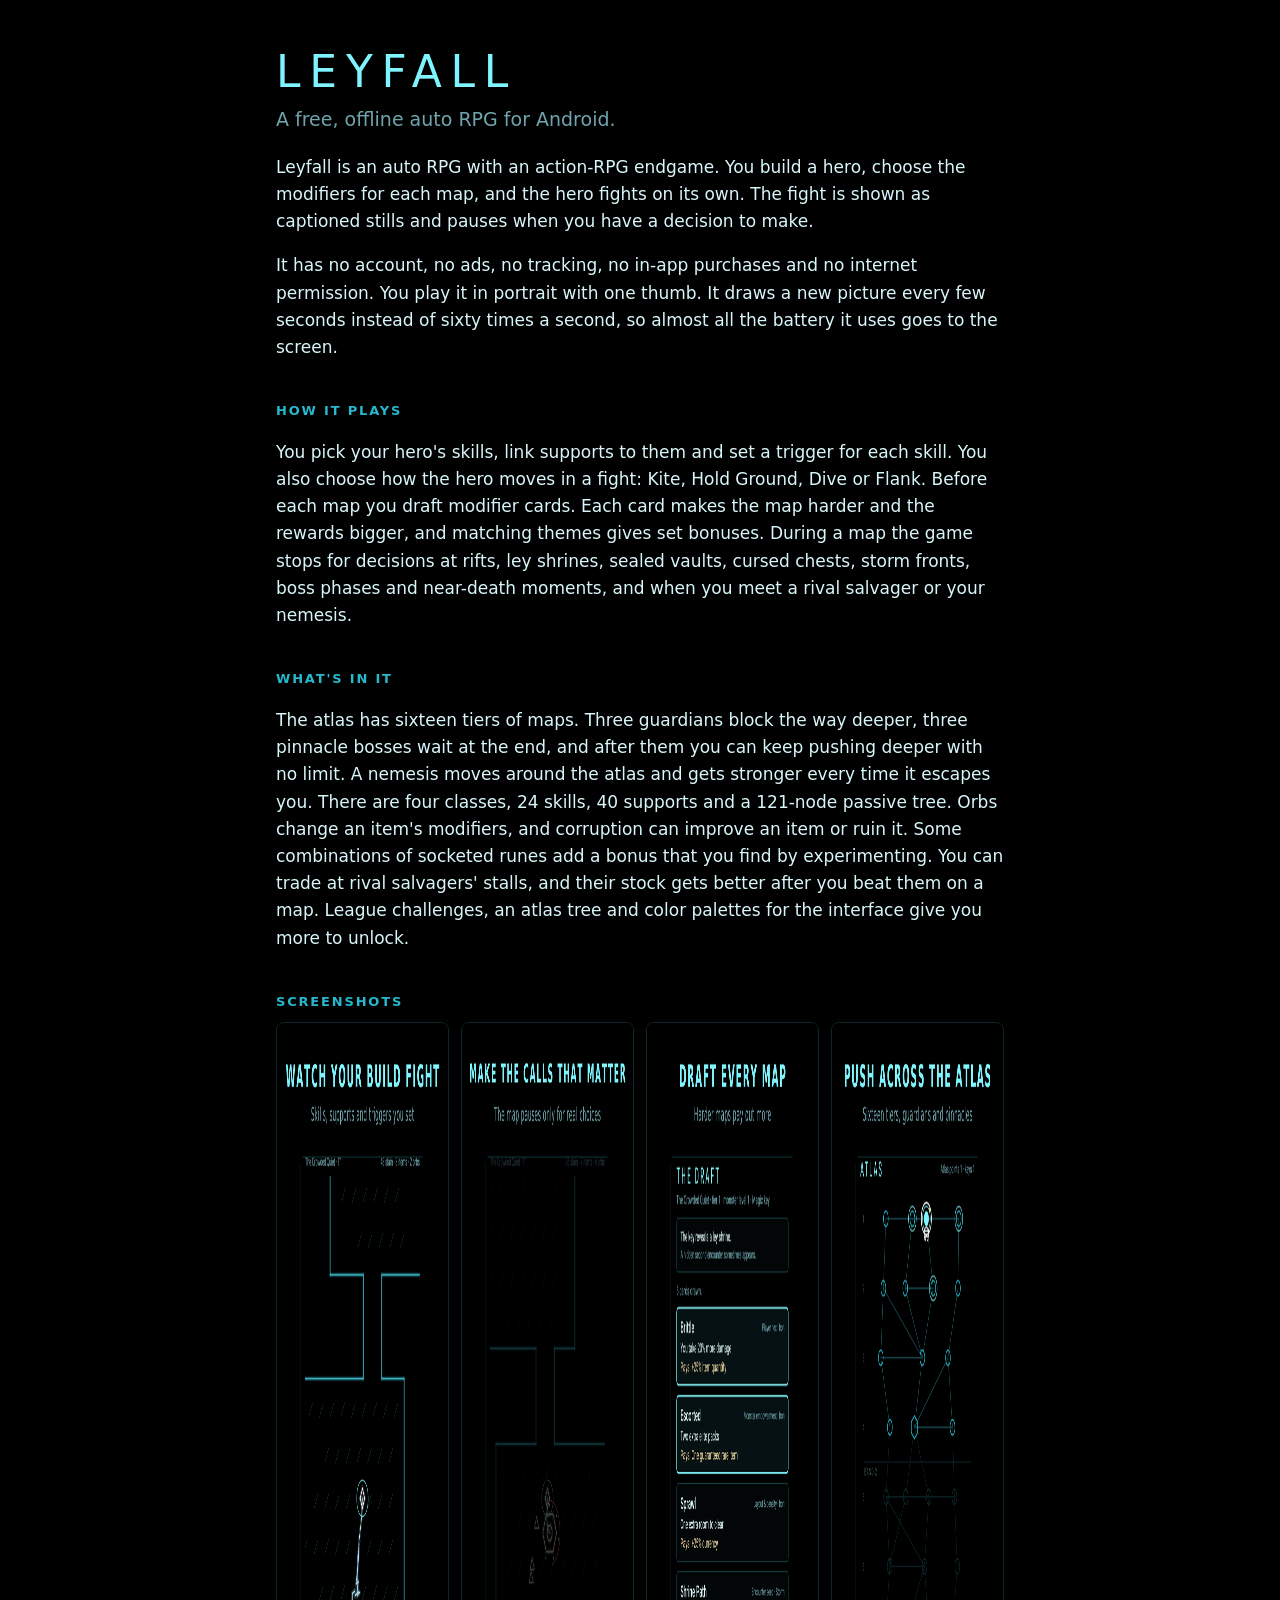
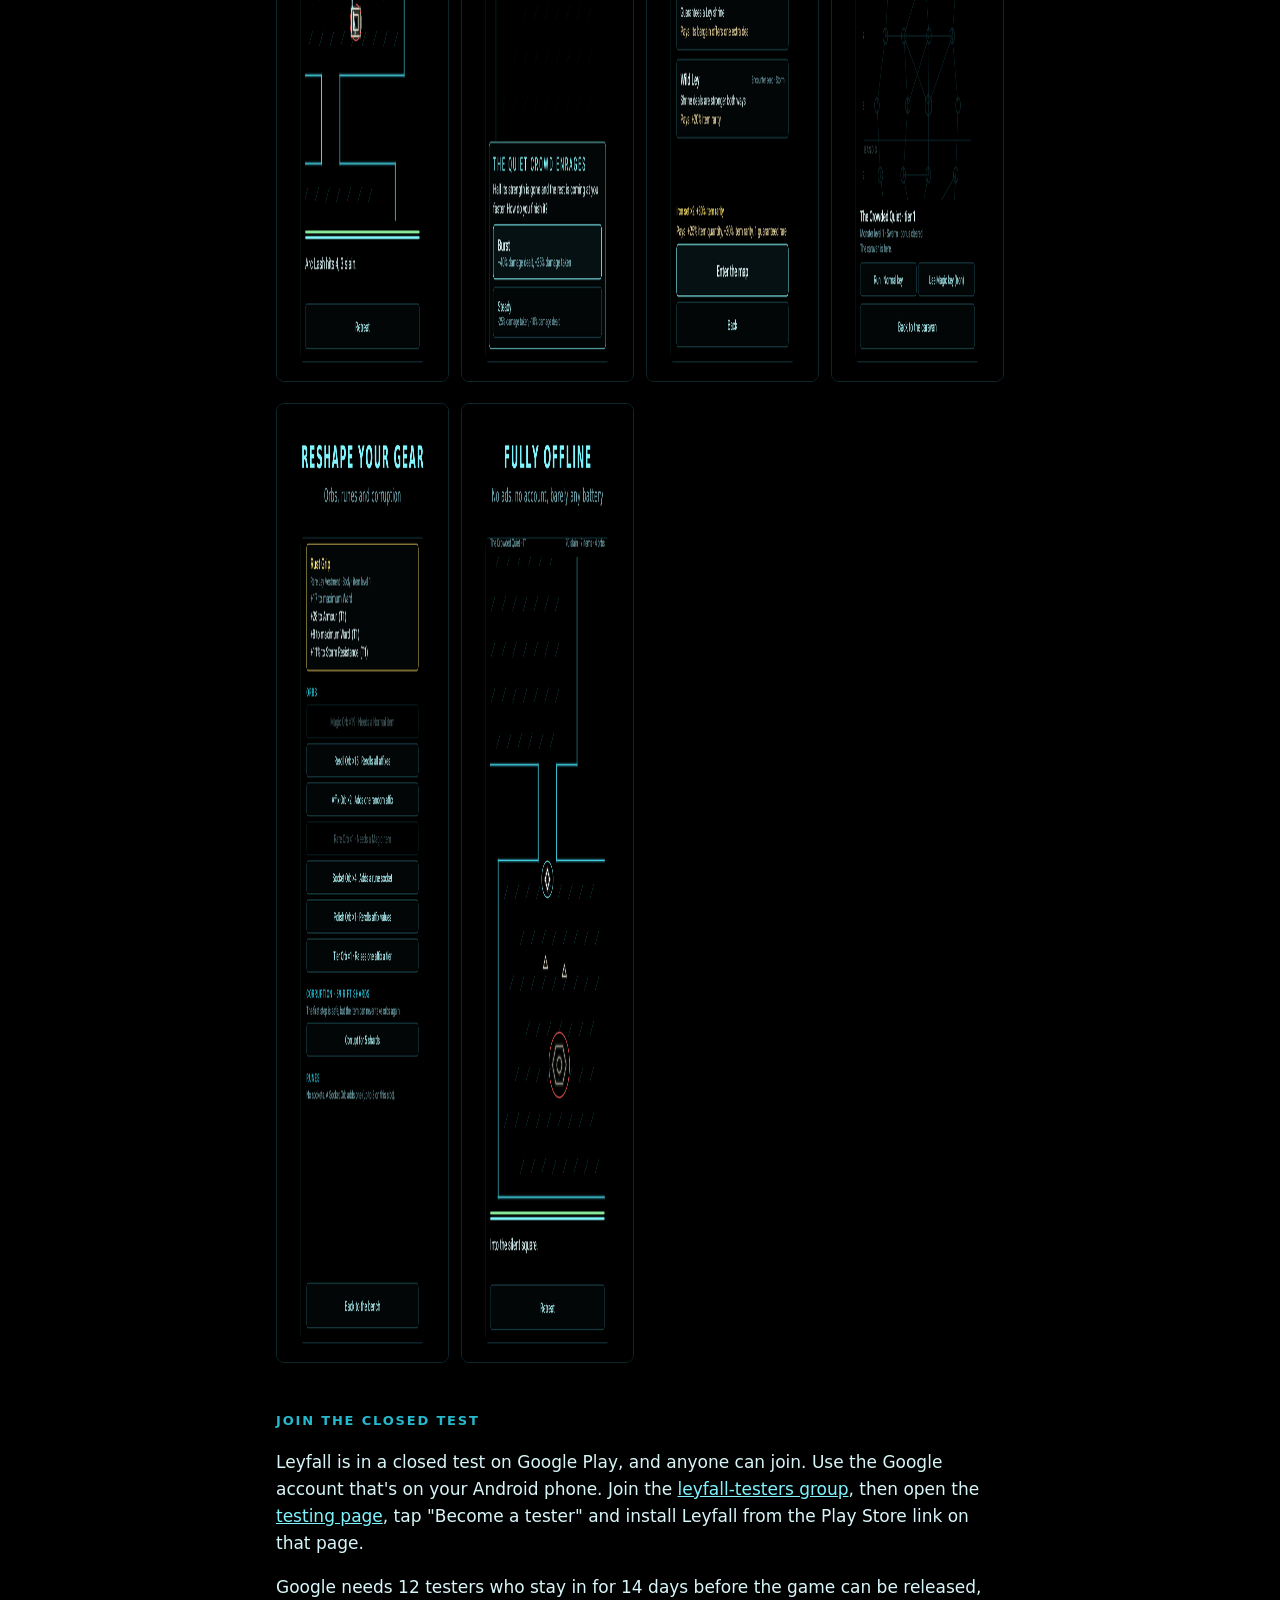
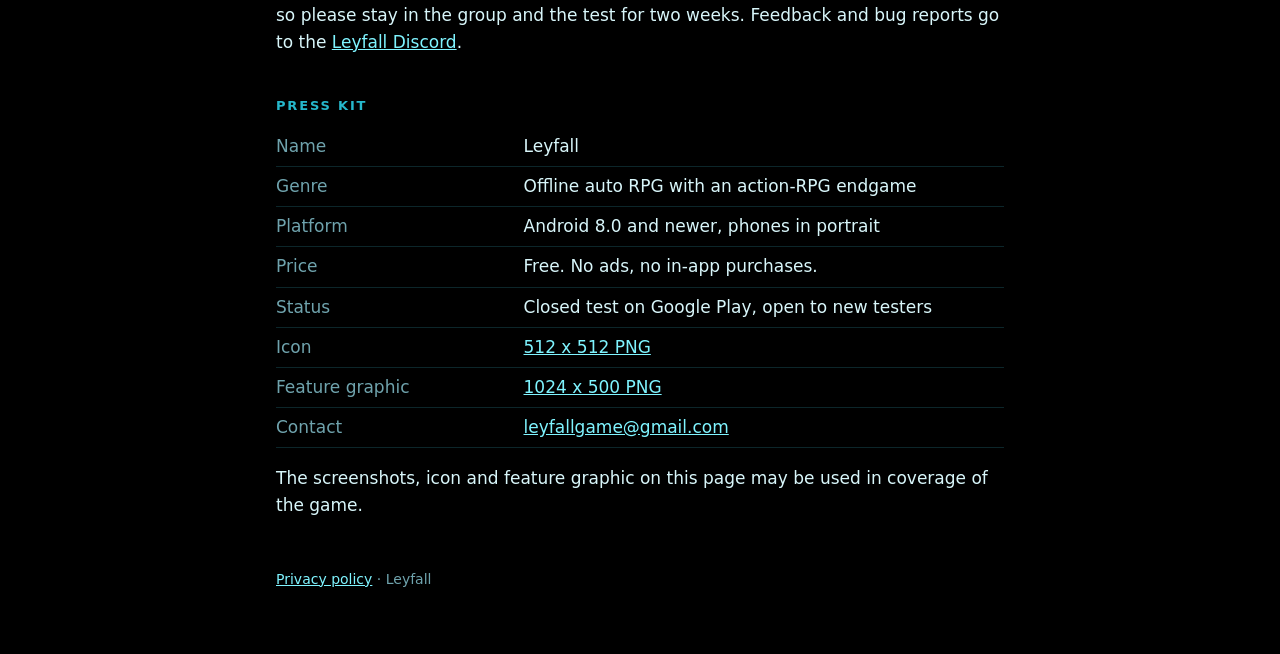
<file: index.html>
<!doctype html>
<html lang="en">
<head>
<meta charset="utf-8">
<meta name="viewport" content="width=device-width, initial-scale=1">
<title>Leyfall</title>
<meta name="description" content="Leyfall is a free, offline auto RPG for Android with an action-RPG endgame. No ads, no tracking and very low battery use.">
<link rel="stylesheet" href="style.css">
<link rel="icon" href="images/icon-192.png">
</head>
<body>
<main>
<h1>LEYFALL</h1>
<p class="tag">A free, offline auto RPG for Android.</p>

<p>Leyfall is an auto RPG with an action-RPG endgame. You build a hero, choose the modifiers for each map, and the hero fights on its own. The fight is shown as captioned stills and pauses when you have a decision to make.</p>

<p>It has no account, no ads, no tracking, no in-app purchases and no internet permission. You play it in portrait with one thumb. It draws a new picture every few seconds instead of sixty times a second, so almost all the battery it uses goes to the screen.</p>

<h2>How it plays</h2>
<p>You pick your hero's skills, link supports to them and set a trigger for each skill. You also choose how the hero moves in a fight: Kite, Hold Ground, Dive or Flank. Before each map you draft modifier cards. Each card makes the map harder and the rewards bigger, and matching themes gives set bonuses. During a map the game stops for decisions at rifts, ley shrines, sealed vaults, cursed chests, storm fronts, boss phases and near-death moments, and when you meet a rival salvager or your nemesis.</p>

<h2>What's in it</h2>
<p>The atlas has sixteen tiers of maps. Three guardians block the way deeper, three pinnacle bosses wait at the end, and after them you can keep pushing deeper with no limit. A nemesis moves around the atlas and gets stronger every time it escapes you. There are four classes, 24 skills, 40 supports and a 121-node passive tree. Orbs change an item's modifiers, and corruption can improve an item or ruin it. Some combinations of socketed runes add a bonus that you find by experimenting. You can trade at rival salvagers' stalls, and their stock gets better after you beat them on a map. League challenges, an atlas tree and color palettes for the interface give you more to unlock.</p>

<h2>Screenshots</h2>
<div class="shots" id="shots">
<a href="images/screen-1-full.png"><img src="images/screen-1.png" alt="A fight: Arc Lash chains into an elite pack" width="540" height="960" loading="lazy"></a>
<a href="images/screen-2-full.png"><img src="images/screen-2.png" alt="A boss-phase card: Burst or Steady" width="540" height="960" loading="lazy"></a>
<a href="images/screen-3-full.png"><img src="images/screen-3.png" alt="The draft: five modifier cards, two picked" width="540" height="960" loading="lazy"></a>
<a href="images/screen-4-full.png"><img src="images/screen-4.png" alt="The atlas: tiers, links and the caravan" width="540" height="960" loading="lazy"></a>
<a href="images/screen-5-full.png"><img src="images/screen-5.png" alt="The crafting bench: orbs for a rare body armour" width="540" height="960" loading="lazy"></a>
<a href="images/screen-6-full.png"><img src="images/screen-6.png" alt="A boss room" width="540" height="960" loading="lazy"></a>
</div>

<h2>Join the closed test</h2>
<p>Leyfall is in a closed test on Google Play, and anyone can join. Use the Google account that's on your Android phone. Join the <a href="https://groups.google.com/g/leyfall-testers">leyfall-testers group</a>, then open the <a href="https://play.google.com/apps/testing/dev.leyfall">testing page</a>, tap "Become a tester" and install Leyfall from the Play Store link on that page.</p>
<p>Google needs 12 testers who stay in for 14 days before the game can be released, so please stay in the group and the test for two weeks. Feedback and bug reports go to the <a href="https://discord.gg/7SXWTpehwr">Leyfall Discord</a>.</p>

<h2>Press kit</h2>
<table>
<tr><td>Name</td><td>Leyfall</td></tr>
<tr><td>Genre</td><td>Offline auto RPG with an action-RPG endgame</td></tr>
<tr><td>Platform</td><td>Android 8.0 and newer, phones in portrait</td></tr>
<tr><td>Price</td><td>Free. No ads, no in-app purchases.</td></tr>
<tr><td>Status</td><td>Closed test on Google Play, open to new testers</td></tr>
<tr><td>Icon</td><td><a href="images/icon-512.png">512 x 512 PNG</a></td></tr>
<tr><td>Feature graphic</td><td><a href="images/feature-1024x500.png">1024 x 500 PNG</a></td></tr>
<tr><td>Contact</td><td><a href="mailto:leyfallgame@gmail.com">leyfallgame@gmail.com</a></td></tr>
</table>
<p>The screenshots, icon and feature graphic on this page may be used in coverage of the game.</p>

<footer><a href="privacy.html">Privacy policy</a> · Leyfall</footer>
</main>
</body>
</html>
</file>
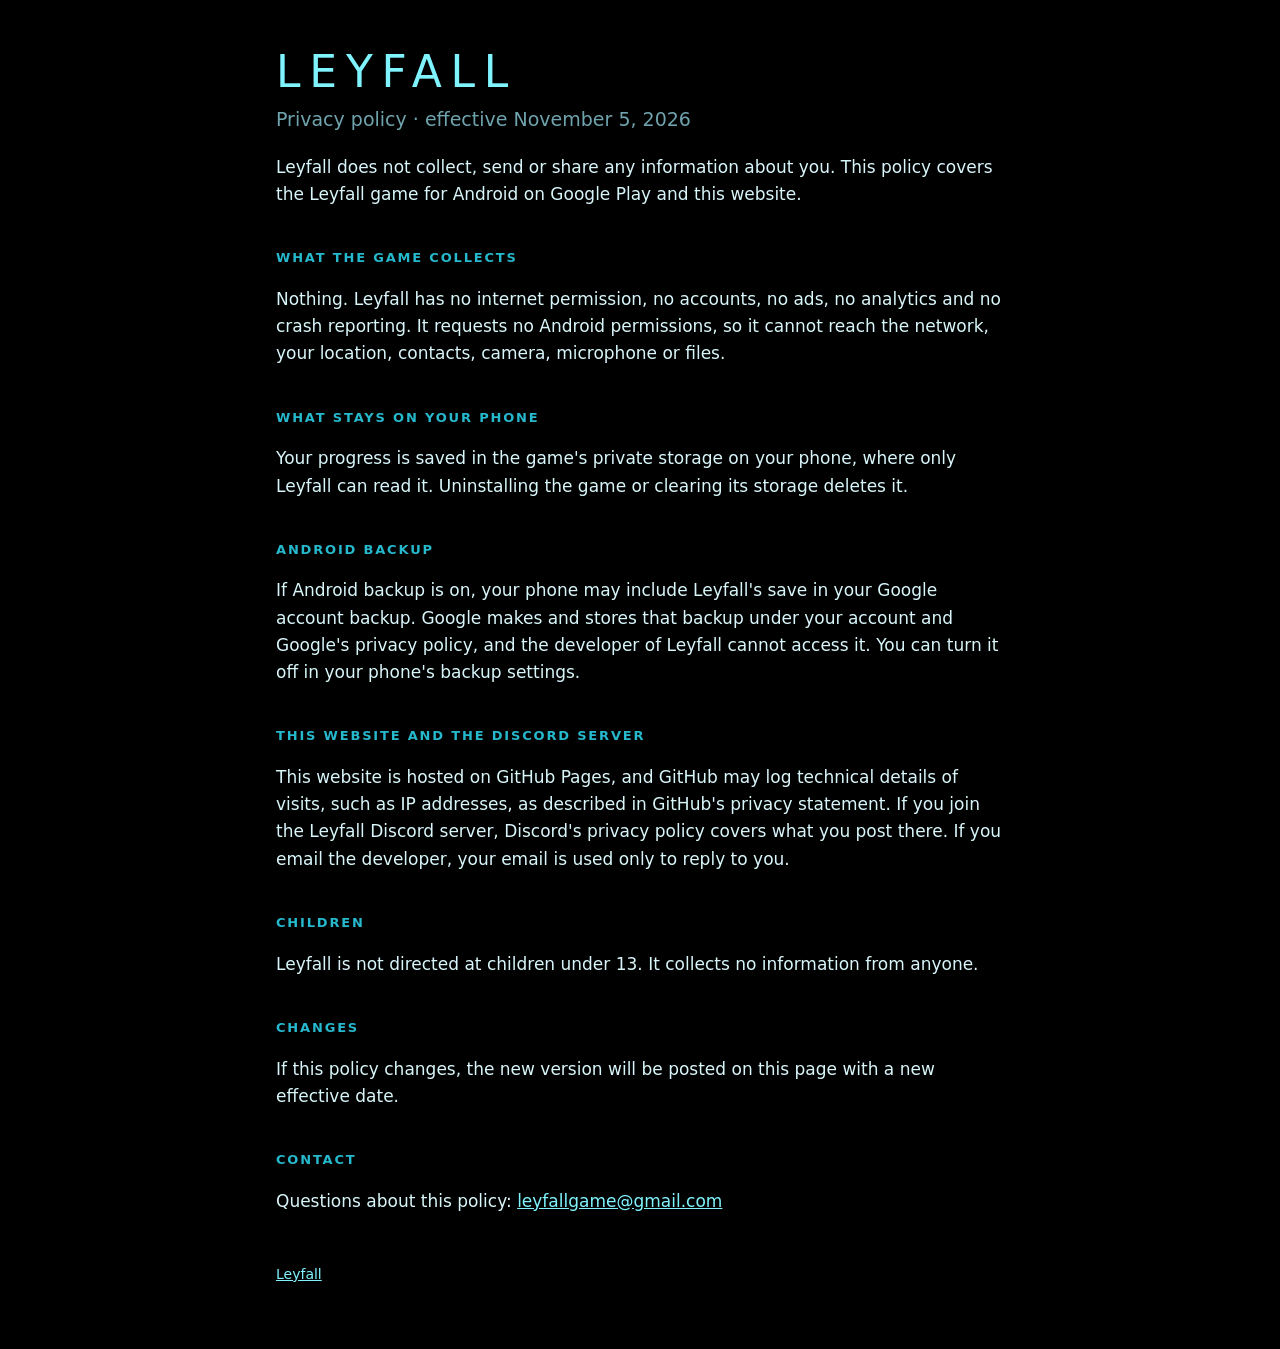
<file: privacy.html>
<!doctype html>
<html lang="en">
<head>
<meta charset="utf-8">
<meta name="viewport" content="width=device-width, initial-scale=1">
<title>Leyfall privacy policy</title>
<link rel="stylesheet" href="style.css">
<link rel="icon" href="images/icon-192.png">
</head>
<body>
<main>
<h1>LEYFALL</h1>
<p class="tag">Privacy policy · effective November 5, 2026</p>

<p>Leyfall does not collect, send or share any information about you. This policy covers the Leyfall game for Android on Google Play and this website.</p>

<h2>What the game collects</h2>
<p>Nothing. Leyfall has no internet permission, no accounts, no ads, no analytics and no crash reporting. It requests no Android permissions, so it cannot reach the network, your location, contacts, camera, microphone or files.</p>

<h2>What stays on your phone</h2>
<p>Your progress is saved in the game's private storage on your phone, where only Leyfall can read it. Uninstalling the game or clearing its storage deletes it.</p>

<h2>Android backup</h2>
<p>If Android backup is on, your phone may include Leyfall's save in your Google account backup. Google makes and stores that backup under your account and Google's privacy policy, and the developer of Leyfall cannot access it. You can turn it off in your phone's backup settings.</p>

<h2>This website and the Discord server</h2>
<p>This website is hosted on GitHub Pages, and GitHub may log technical details of visits, such as IP addresses, as described in GitHub's privacy statement. If you join the Leyfall Discord server, Discord's privacy policy covers what you post there. If you email the developer, your email is used only to reply to you.</p>

<h2>Children</h2>
<p>Leyfall is not directed at children under 13. It collects no information from anyone.</p>

<h2>Changes</h2>
<p>If this policy changes, the new version will be posted on this page with a new effective date.</p>

<h2>Contact</h2>
<p>Questions about this policy: <a href="mailto:leyfallgame@gmail.com">leyfallgame@gmail.com</a></p>

<footer><a href="index.html">Leyfall</a></footer>
</main>
</body>
</html>
</file>
<file: style.css>
/* Leyfall: glowing lines on true black, like the game. No external fonts, scripts or trackers. */
:root { --bg:#000; --text:#d8f6fa; --dim:#6fa3ad; --ley:#7ff4ff; --mid:#26b8cc; --faint:#0c262a; --rare:#ffe26b; }
* { box-sizing: border-box; }
html { background: var(--bg); }
body { margin: 0; background: var(--bg); color: var(--text); font: 17px/1.6 system-ui, -apple-system, "Segoe UI", Roboto, sans-serif; }
main { max-width: 760px; margin: 0 auto; padding: 48px 16px 64px; }
h1 { font: 500 44px/1.1 "Roboto Condensed", "Arial Narrow", system-ui, sans-serif; letter-spacing: .2em; color: var(--ley); margin: 0 0 8px; }
h2 { font-size: 13px; letter-spacing: .14em; text-transform: uppercase; color: var(--mid); margin: 40px 0 10px; }
p, li { color: var(--text); }
.tag { color: var(--dim); font-size: 19px; margin-top: 0; }
a { color: var(--ley); }
ul { padding-left: 20px; }
li { margin: 6px 0; }
.panel { border: 1px solid var(--faint); border-radius: 8px; padding: 14px 18px; background: #030607; }
.shots { display: grid; grid-template-columns: repeat(auto-fill, minmax(150px, 1fr)); gap: 12px; }
.shots img { width: 100%; border: 1px solid var(--faint); border-radius: 8px; }
table { border-collapse: collapse; width: 100%; }
td { padding: 6px 0; vertical-align: top; border-bottom: 1px solid var(--faint); }
td:first-child { color: var(--dim); width: 34%; padding-right: 12px; }
footer { margin-top: 48px; color: var(--dim); font-size: 14px; }
@media (max-width: 480px) { h1 { font-size: 34px; } body { font-size: 16px; } }
</file>
